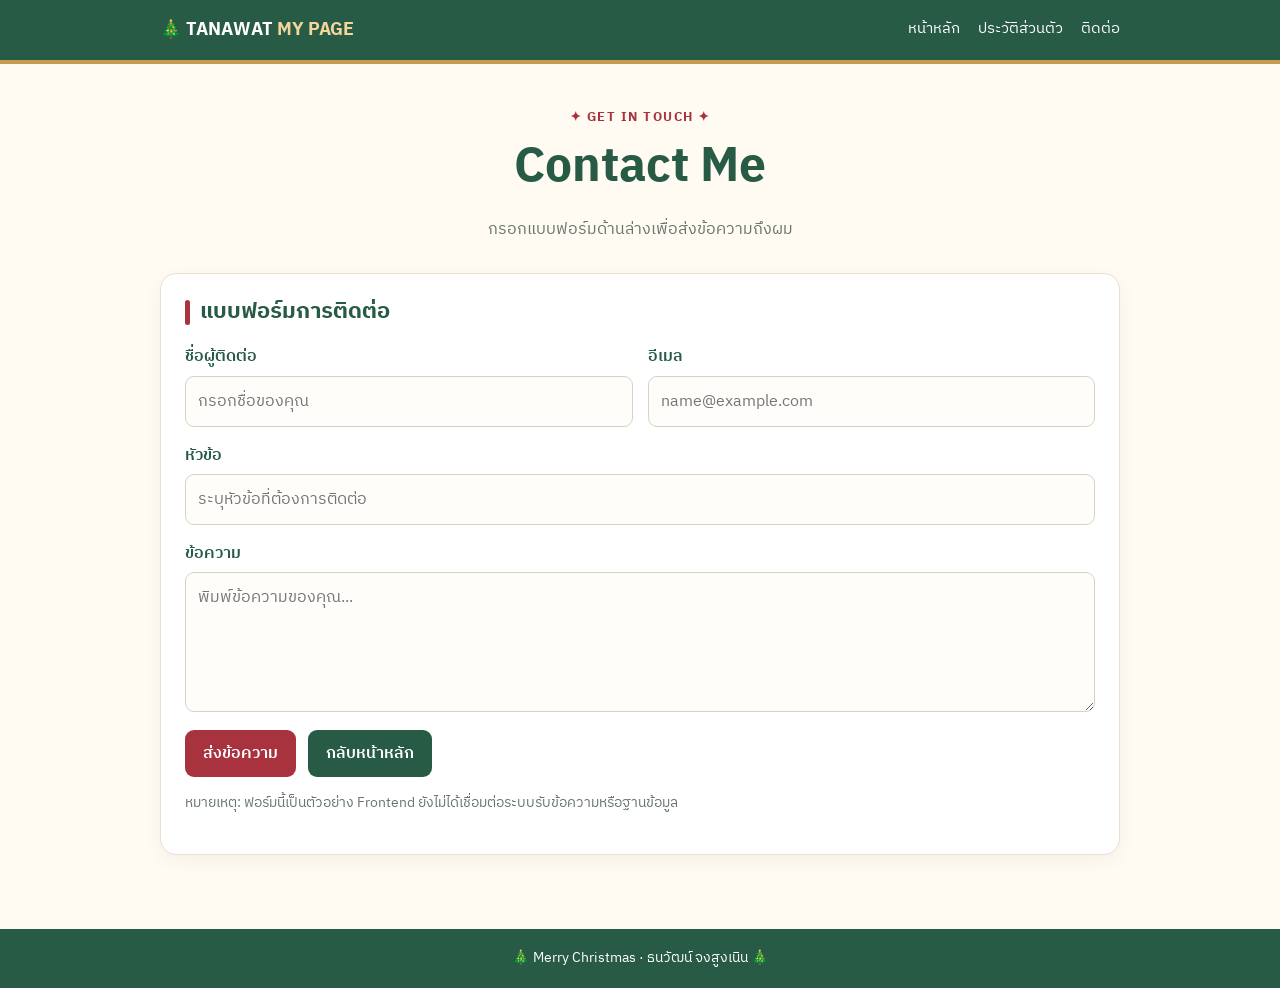
<file: contact.html>
<!DOCTYPE html><html lang="th"><head><meta charset="UTF-8"><meta name="viewport" content="width=device-width,initial-scale=1"><title>Contact | ธนวัฒน์ จงสูงเนิน</title><link rel="stylesheet" href="style.css"></head><body>
<header><div class="wrap nav"><a class="brand" href="index.html">🎄 TANAWAT <span>MY PAGE</span></a><nav class="navlinks"><a href="index.html">หน้าหลัก</a><a href="index.html#profile">ประวัติส่วนตัว</a><a href="contact.html">ติดต่อ</a></nav></div></header>
<main class="wrap"><div class="hero"><div class="eyebrow">✦ GET IN TOUCH ✦</div><h1>Contact Me</h1><p>กรอกแบบฟอร์มด้านล่างเพื่อส่งข้อความถึงผม</p></div>
<section class="panel"><h2 class="section-title">แบบฟอร์มการติดต่อ</h2><form id="contactForm"><div class="form-grid"><div class="field"><label for="name">ชื่อผู้ติดต่อ</label><input id="name" name="name" type="text" placeholder="กรอกชื่อของคุณ" required></div><div class="field"><label for="email">อีเมล</label><input id="email" name="email" type="email" placeholder="name@example.com" required></div><div class="field full"><label for="subject">หัวข้อ</label><input id="subject" name="subject" type="text" placeholder="ระบุหัวข้อที่ต้องการติดต่อ" required></div><div class="field full"><label for="message">ข้อความ</label><textarea id="message" name="message" placeholder="พิมพ์ข้อความของคุณ..." required></textarea></div></div><div class="actions"><button class="btn" type="submit">ส่งข้อความ</button><a class="btn secondary" href="index.html">กลับหน้าหลัก</a></div><p class="note">หมายเหตุ: ฟอร์มนี้เป็นตัวอย่าง Frontend ยังไม่ได้เชื่อมต่อระบบรับข้อความหรือฐานข้อมูล</p></form></section></main>
<footer>🎄 Merry Christmas · ธนวัฒน์ จงสูงเนิน 🎄</footer>
<script>document.getElementById('contactForm').addEventListener('submit',function(e){e.preventDefault();alert('ส่งตัวอย่างแบบฟอร์มเรียบร้อย! หากต้องการรับข้อความจริง ต้องเชื่อมต่อ Backend หรือบริการ Form เพิ่มเติม');this.reset();});</script></body></html>
</file>
<file: style.css>
@import url('https://fonts.googleapis.com/css2?family=IBM+Plex+Sans+Thai:wght@300;400;500;600;700&display=swap');
:root{--red:#a8323e;--green:#285b46;--cream:#fffaf2;--ink:#28352f;--muted:#68756d;--line:#eadfd2;--gold:#c69a50}
*{box-sizing:border-box}body{margin:0;background:var(--cream);color:var(--ink);font-family:'IBM Plex Sans Thai',sans-serif;line-height:1.7}a{color:inherit;text-decoration:none}.wrap{width:min(960px,calc(100% - 32px));margin:auto}
header,footer{background:var(--green);color:white}header{border-bottom:4px solid var(--gold)}.nav{display:flex;justify-content:space-between;align-items:center;padding:15px 0;gap:16px}.brand{font-size:1.1rem;font-weight:700}.brand span{color:#f3d69a}.navlinks{display:flex;gap:18px;flex-wrap:wrap;font-size:.92rem}.navlinks a:hover{color:#f3d69a}
main{padding:42px 0 56px}.hero{text-align:center;margin-bottom:30px}.eyebrow{color:var(--red);font-size:.82rem;font-weight:700;letter-spacing:1.5px}h1,h2,h3{line-height:1.35}h1{font-size:clamp(2rem,5vw,3rem);margin:7px 0;color:var(--green)}.hero p,.note{color:var(--muted)}
.panel{background:white;border:1px solid var(--line);border-radius:16px;padding:24px;margin:18px 0;box-shadow:0 6px 20px #372a0a0b}.section-title{display:flex;align-items:center;gap:10px;color:var(--green);font-size:1.35rem;margin:0 0 16px}.section-title:before{content:'';width:5px;height:25px;border-radius:5px;background:var(--red)}
.profile-table{width:100%;border-collapse:separate;border-spacing:16px 8px}.profile-table td{vertical-align:middle}.profile-photo-cell{width:190px;text-align:center}.profile-photo{width:158px;height:158px;object-fit:cover;object-position:center 30%;border-radius:50%;border:5px solid #f4e9d9;box-shadow:0 0 0 2px var(--green)}.profile-details{padding-left:10px}.profile-details h2{margin:0 0 10px;color:var(--red);font-size:1.5rem}.profile-details p{margin:5px 0;color:var(--muted)}.profile-details strong{color:var(--ink);display:inline-block;min-width:125px}
table.data{width:100%;border-collapse:collapse}.data th,.data td{padding:11px 13px;border:1px solid var(--line);text-align:left}.data th{background:#edf3ed;color:var(--green)}.data td{background:white}.data tr:nth-child(even) td{background:#fffdf9}.food-list{padding-left:25px;margin:0}.food-list li{padding:3px 0}.badge{display:inline-block;color:var(--green);background:#edf3ed;border-radius:20px;padding:2px 9px;font-size:.82rem}
.actions{display:flex;gap:12px;flex-wrap:wrap;margin-top:18px}.btn{display:inline-block;border:0;border-radius:9px;background:var(--red);color:white;padding:10px 18px;font:inherit;font-weight:600;cursor:pointer}.btn:hover{background:#862832}.btn.secondary{background:var(--green)}
.form-grid{display:grid;grid-template-columns:1fr 1fr;gap:15px}.field{display:flex;flex-direction:column;gap:5px}.field.full{grid-column:1/-1}label{font-weight:600;color:var(--green)}input,textarea{width:100%;border:1px solid #d9d1c6;border-radius:9px;padding:11px 12px;font:inherit;background:#fffdf9;color:var(--ink)}textarea{min-height:140px;resize:vertical}input:focus,textarea:focus{outline:2px solid #d9b76e;border-color:var(--gold)}.note{font-size:.88rem}footer{text-align:center;padding:18px;font-size:.88rem}
@media(max-width:650px){.nav{align-items:flex-start;flex-direction:column}.profile-table,.profile-table tbody,.profile-table tr,.profile-table td{display:block;width:100%}.profile-table{border-spacing:0}.profile-photo-cell{padding:8px 0 18px}.profile-details{padding:0}.form-grid{grid-template-columns:1fr}.field.full{grid-column:auto}.data th,.data td{padding:8px 7px;font-size:.9rem}}
</file>
